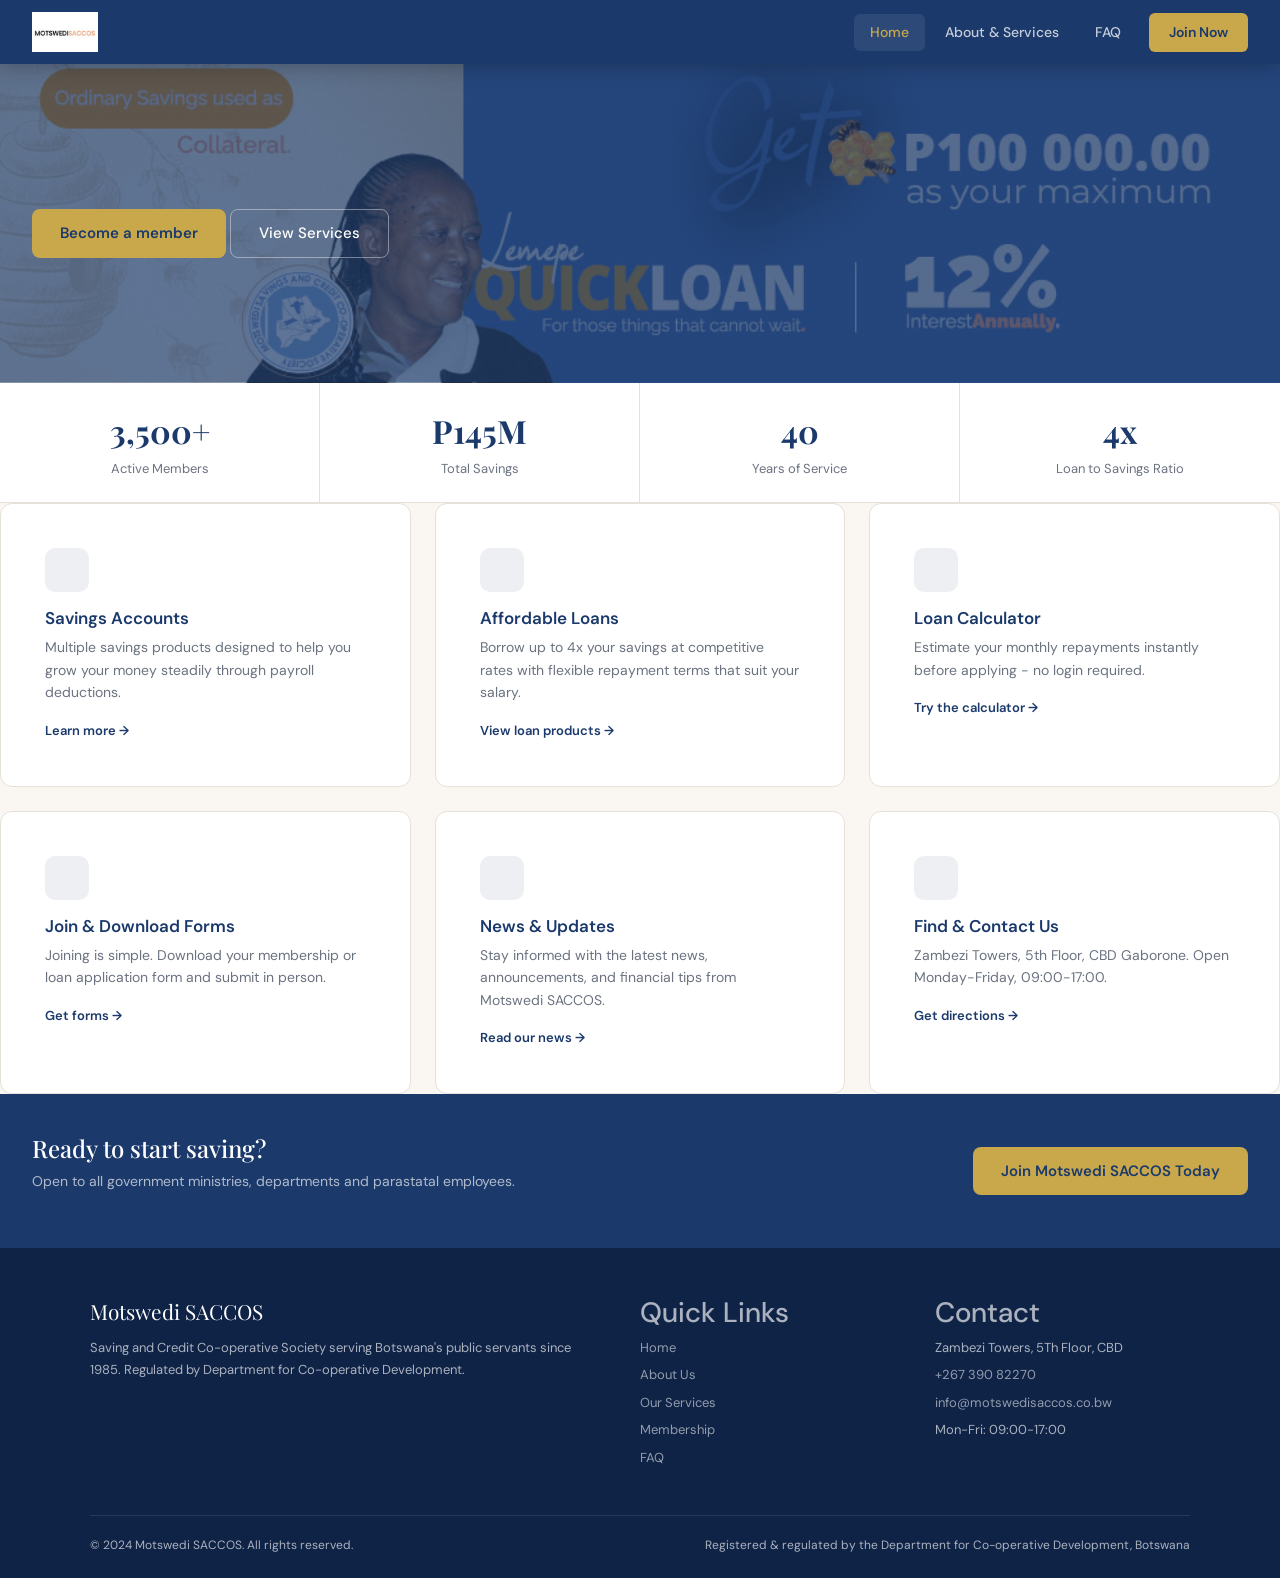
<file: index.html>
<!DOCTYPE html>
<html lang="en">
<head>
    <meta charset="UTF-8">
    <meta name="viewport" content="width=device-width, initial-scale=1.0">
    <title>Motswedi SACCOS-Home</title>
    <link href="https://cdn.jsdelivr.net/npm/bootstrap@5.3.3/dist/css/bootstrap.min.css" rel="stylesheet">
    <link rel="stylesheet" href="style.css">
</head>
<body class="fade-in">
    <nav>
        <a class="nav-logo" href="index.html">
            <img src="images/logo.jpg" alt="Motswedi SACCOS Logo" class="nav-logo-img">
        </a>
         <button class="nav-toggle" aria-label="Toggle menu" aria-expanded="false">
           <span></span>
           <span></span>
           <span></span>
          </button>
        <div class="nav-links" id="nav-links">
          <a class="nav-btn active" href="index.html">Home</a>
          <a class="nav-btn" href="aboutservices.html">About &amp; Services</a>
          <a class="nav-btn" href="faq.html">FAQ</a>
          <a class="nav-cta" href="aboutservices.html#membership">Join Now</a>
        </div>  
    </nav>
    
    <div class="hero">
        <div class="hero-badge">
        </div>
        <div class="hero-buttons">
          <a class="btn-primary" href="aboutservices.html#membership">Become a member</a>
          <a class="btn-outline" href="aboutservices.html#services">View Services</a>
        </div>
    </div>

    <div class="stats">
        <div class="stat">
            <div class="stat-number">3,500+</div>
            <div class="stat-label">Active Members</div>
        </div>
        <div class="stat">
            <div class="stat-number">P145M</div>
            <div class="stat-label">Total Savings</div>
        </div>
        <div class="stat">
            <div class="stat-number">40</div>
            <div class="stat-label">Years of Service</div>
        </div>
        <div class="stat">
            <div class="stat-number">4x</div>
            <div class="stat-label">Loan to Savings Ratio</div>
        </div>
    </div>

   <div class="row g-4">
    <div class="col-12 col-md-6 col-lg-4">
        <a class="card h-100" href="aboutservices.html#services">
            <div class="card-body">
                <div class="card-icon"></div>
                <h3>Savings Accounts</h3>
                <p>Multiple savings products designed to help you grow your money steadily through payroll deductions.</p>
                <span class="card-link">Learn more</span>
            </div>
        </a>
    </div>
    <div class="col-12 col-md-6 col-lg-4">
        <a class="card h-100" href="aboutservices.html#services">
            <div class="card-body">
                <div class="card-icon"></div>
                <h3>Affordable Loans</h3>
                <p>Borrow up to 4x your savings at competitive rates with flexible repayment terms that suit your salary.</p>
                <span class="card-link">View loan products</span>
            </div>
        </a>
    </div>
    <div class="col-12 col-md-6 col-lg-4">
        <a class="card h-100" href="aboutservices.html#calculator">
            <div class="card-body">
                <div class="card-icon"></div>
                <h3>Loan Calculator</h3>
                <p>Estimate your monthly repayments instantly before applying - no login required.</p>
                <span class="card-link">Try the calculator</span>
            </div>
        </a>
    </div>
    <div class="col-12 col-md-6 col-lg-4">
        <a class="card h-100" href="aboutservices.html#membership">
            <div class="card-body">
                <div class="card-icon"></div>
                <h3>Join &amp; Download Forms</h3>
                <p>Joining is simple. Download your membership or loan application form and submit in person.</p>
                <span class="card-link">Get forms</span>
            </div>
        </a>
    </div>
    <div class="col-12 col-md-6 col-lg-4">
        <a class="card h-100" href="aboutservices.html#news">
            <div class="card-body">
                <div class="card-icon"></div>
                <h3>News &amp; Updates</h3>
                <p>Stay informed with the latest news, announcements, and financial tips from Motswedi SACCOS.</p>
                <span class="card-link">Read our news</span>
            </div>
        </a>
    </div>
    <div class="col-12 col-md-6 col-lg-4">
        <a class="card h-100" href="aboutservices.html#contact">
            <div class="card-body">
                <div class="card-icon"></div>
                <h3>Find &amp; Contact Us</h3>
                <p>Zambezi Towers, 5th Floor, CBD Gaborone. Open Monday-Friday, 09:00-17:00.</p>
                <span class="card-link">Get directions</span>
            </div>
        </a>
    </div>
    </div>

    <div class="cta-banner">
        <div>
            <h2>Ready to start saving?</h2>
            <p>Open to all government ministries, departments and parastatal employees.</p>
        </div>
        <a Class="btn-primary" href="aboutservices.html#membership">Join Motswedi SACCOS Today</a>
    </div>


    <footer>
        <div class="footer-grid">
            <div>
                <div class="footer-logo">Motswedi SACCOS</div>
                <p class="footer-tagline">Saving and Credit Co-operative Society serving Botswana's public servants since 1985. Regulated by Department for Co-operative Development.</P>
            </div>
            <div class="footer-col">
                <h3>Quick Links</h3>
                <a href="index.html">Home</a>
                <a href="aboutservices.html#who">About Us</a>
                <a href="aboutservices.html#services">Our Services</a>
                <a href="aboutservices.html#membership">Membership</a>
                <a href="faq.html">FAQ</a>
            </div>
            <div class="footer-col">
                <h3>Contact</h3>
                <a>Zambezi Towers, 5Th Floor, CBD</a>
                <a href="tel:+26739082270">+267 390 82270</a>
                <a href="mailto:info@motswedisaccos.co.bw">info@motswedisaccos.co.bw</a>
                <a>Mon-Fri: 09:00-17:00</a>
            </div>
        </div>
        <div class="footer-bottom">
            <span>&copy; 2024 Motswedi SACCOS. All rights reserved.</span>
            <span>Registered &amp; regulated by the Department for Co-operative Development, Botswana</span>
        </div>
    </footer>

    <div class="toast" id="toast"></div>
    <script src="https://cdn.jsdelivr.net/npm/bootstrap@5.3.3/dist/js/bootstrap.bundle.min.js"></script>
    <script>
        function showToast(msg) {
            const t = document.getElementById('toast');
            t.textContent ='✓' +msg;
            t.classList.add('show');
            setTimeout(() => t.classList.remove('show'), 3000)
        }
  const toggle = document.querySelector('.nav-toggle');
  const navLinks = document.getElementById('nav-links');

  toggle.addEventListener('click', () => {
    const isOpen = navLinks.classList.toggle('open');
    toggle.classList.toggle('open');
    toggle.setAttribute('aria-expanded', isOpen);
  });
  navLinks.querySelectorAll('a').forEach(link => {
    link.addEventListener('click', () => {
      navLinks.classList.remove('open');
      toggle.classList.remove('open');
      toggle.setAttribute('aria-expanded', false);
    });
  });
</script>
</body>
</html>
</file>
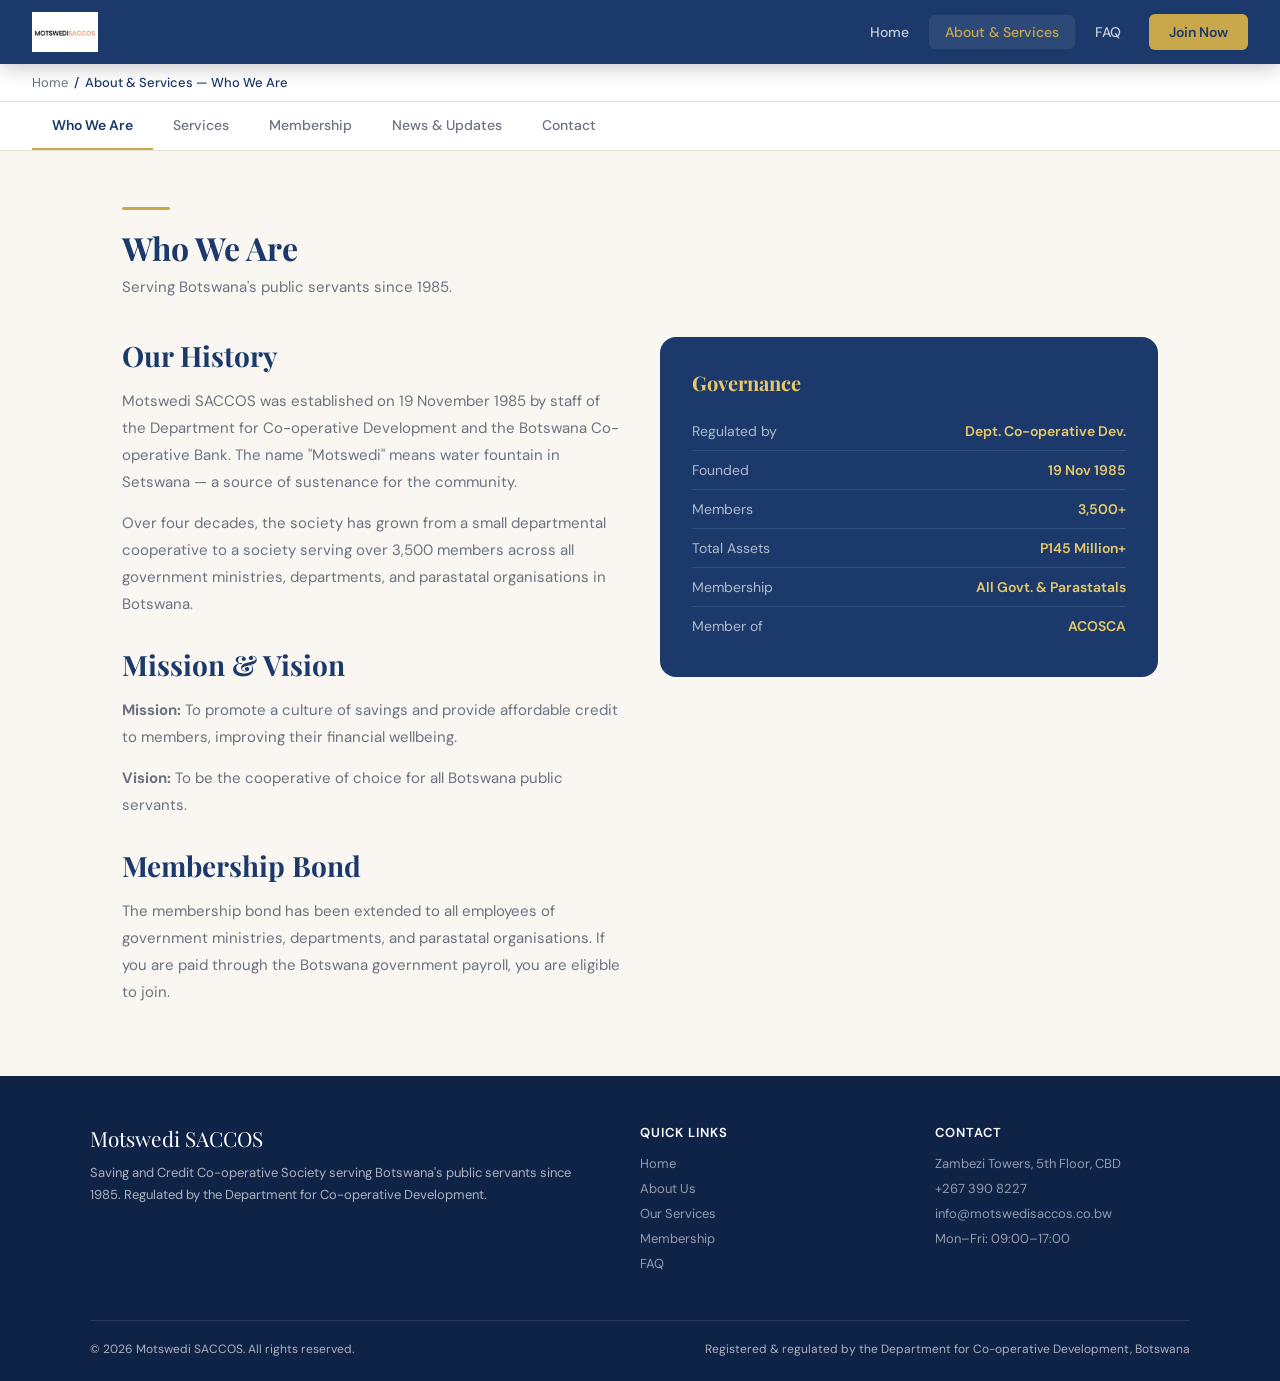
<file: aboutservices.html>
<!DOCTYPE html>
<html lang="en">
<head>
  <meta charset="UTF-8">
  <meta name="viewport" content="width=device-width, initial-scale=1.0">
  <title>About &amp; Services — Motswedi SACCOS</title>
  <link rel="stylesheet" href="style.css">
</head>
<body class="fade-in">
<nav>
  <a class="nav-logo" href="index.html">
    <img src="images/logo.jpg" alt="Motswedi SACCOS Logo" class="nav-logo-img">
  </a>
  <button class="nav-toggle" aria-label="Toggle menu" aria-expanded="false">
    <span></span>
    <span></span>
    <span></span>
  </button>
  <div class="nav-links" id="nav-links">
    <a class="nav-btn" href="index.html">Home</a>
    <a class="nav-btn active" href="aboutservices.html">About &amp; Services</a>
    <a class="nav-btn" href="faq.html">FAQ</a>
    <a class="nav-cta" href="#membership">Join Now</a>
  </div>
</nav>


<div class="breadcrumb">
  <a href="index.html">Home</a>
  <span class="breadcrumb-sep">/</span>
  <span id="breadcrumb-current">About &amp; Services</span>
</div>


<div class="as-nav">
  <button class="as-tab" id="tab-who"      onclick="openTab('who')">Who We Are</button>
  <button class="as-tab" id="tab-services" onclick="openTab('services')">Services</button>
  <button class="as-tab" id="tab-join"     onclick="openTab('join')">Membership</button>
  <button class="as-tab" id="tab-news"     onclick="openTab('news')">News &amp; Updates</button>
  <button class="as-tab" id="tab-contact"  onclick="openTab('contact')">Contact</button>
</div>


<div id="as-who" class="as-content">
  <div class="section">
    <div class="gold-line"></div>
    <h2 class="section-title">Who We Are</h2>
    <p class="section-sub">Serving Botswana's public servants since 1985.</p>
    <div class="info-grid">
      <div class="info-text">
        <h2>Our History</h2>
        <p>Motswedi SACCOS was established on 19 November 1985 by staff of the Department for Co-operative Development and the Botswana Co-operative Bank. The name "Motswedi" means water fountain in Setswana — a source of sustenance for the community.</p>
        <p>Over four decades, the society has grown from a small departmental cooperative to a society serving over 3,500 members across all government ministries, departments, and parastatal organisations in Botswana.</p>
        <h2 style="margin-top:28px;">Mission &amp; Vision</h2>
        <p><strong>Mission:</strong> To promote a culture of savings and provide affordable credit to members, improving their financial wellbeing.</p>
        <p><strong>Vision:</strong> To be the cooperative of choice for all Botswana public servants.</p>
        <h2 style="margin-top:28px;">Membership Bond</h2>
        <p>The membership bond has been extended to all employees of government ministries, departments, and parastatal organisations. If you are paid through the Botswana government payroll, you are eligible to join.</p>
      </div>
      <div>
        <div class="info-box">
          <h3>Governance</h3>
          <div class="info-row"><span>Regulated by</span><span>Dept. Co-operative Dev.</span></div>
          <div class="info-row"><span>Founded</span><span>19 Nov 1985</span></div>
          <div class="info-row"><span>Members</span><span>3,500+</span></div>
          <div class="info-row"><span>Total Assets</span><span>P145 Million+</span></div>
          <div class="info-row"><span>Membership</span><span>All Govt. &amp; Parastatals</span></div>
          <div class="info-row"><span>Member of</span><span>ACOSCA</span></div>
        </div>
      </div>
    </div>
  </div>
</div>


<div id="as-services" class="as-content">
  <div class="section" id="services">
    <div class="gold-line"></div>
    <h2 class="section-title">Our Services</h2>
    <p class="section-sub">Savings, loans, and share capital — built for public servants.</p>
    <div class="card-grid" style="margin-bottom:48px;">
      <div class="card card-static">
        <div class="card-icon"></div>
        <h3>Savings Accounts</h3>
        <p>Contribute monthly via payroll deduction. Earn competitive interest on your accumulated savings. Multiple product tiers available based on your contribution level.</p>
      </div>
      <div class="card card-static">
        <div class="card-icon"></div>
        <h3>Loan Products</h3>
        <p>Borrow up to 4x your savings. Personal loans and emergency loans available. Competitive interest rates lower than commercial banks, with straightforward repayment terms.</p>
      </div>
      <div class="card card-static">
        <div class="card-icon"></div>
        <h3>Share Capital</h3>
        <p>As a member-owned cooperative, you hold shares in Motswedi SACCOS. Shares grow in value and entitle you to a share of annual dividends declared at AGM.</p>
      </div>
    </div>

    <div class="gold-line" id="calculator"></div>
    <h2 class="section-title" style="margin-bottom:6px;">Loan Repayment Calculator</h2>
    <p class="section-sub">Estimate your monthly payment instantly — no account needed.</p>
    <div class="calc-wrap">
      <h3>Calculate Your Repayment</h3>
      <p>Enter your loan amount and term to see an estimated monthly repayment.</p>
      <div class="field">
        <label>Loan Amount (BWP)</label>
        <input type="number" id="loanAmt" value="10000" min="1000" oninput="calcLoan()">
      </div>
      <div class="field">
        <label>Repayment Period</label>
        <select id="loanTerm" onchange="calcLoan()">
          <option value="12">12 months</option>
          <option value="24" selected>24 months</option>
          <option value="36">36 months</option>
          <option value="48">48 months</option>
          <option value="60">60 months</option>
        </select>
      </div>
      <div class="calc-result">
        <div>
          <div class="calc-result-label">Estimated Monthly Repayment</div>
          <div style="font-size:11px;color:rgba(255,255,255,0.4);margin-top:2px;">At 12% p.a. indicative rate</div>
        </div>
        <div class="calc-result-value" id="calcResult">P 487</div>
      </div>
    </div>
  </div>
</div>

<!-- ── MEMBERSHIP ── -->
<div id="as-join" class="as-content">
  <div class="section" id="membership">
    <div class="gold-line"></div>
    <h2 class="section-title">Membership</h2>
    <p class="section-sub">Join in three simple steps. Open to all government and parastatal employees.</p>
    <div class="card-grid" style="margin-bottom:48px;">
      <div class="card card-static">
        <div class="card-icon"></div>
        <h3>Step 1 — Check Eligibility</h3>
        <p>You must be employed by a Botswana government ministry, department, or parastatal organisation and paid through the government payroll system.</p>
      </div>
      <div class="card card-static">
        <div class="card-icon"></div>
        <h3>Step 2 — Download &amp; Complete Form</h3>
        <p>Download the membership application form below, complete it with your personal and employment details, and attach a copy of your national ID and payslip.</p>
      </div>
      <div class="card card-static">
        <div class="card-icon"></div>
        <h3>Step 3 — Submit at the Office</h3>
        <p>Bring your completed form to Zambezi Towers, 5th Floor, CBD Gaborone, Monday–Friday 09:00–17:00. Processing takes 5–7 working days.</p>
      </div>
    </div>

    <div class="gold-line"></div>
    <h2 class="section-title" style="margin-bottom:6px;">Forms &amp; Downloads</h2>
    <p class="section-sub">Download, complete, and submit in person.</p>
    <div class="forms-list">
      <div class="form-item">
        <div class="form-icon"></div>
        <div class="form-info">
          <h4>Membership Application Form</h4>
          <p>For new members joining Motswedi SACCOS for the first time.</p>
        </div>
        <button class="form-dl" onclick="showToast('Membership form download started')">Download PDF</button>
      </div>
      <div class="form-item">
        <div class="form-icon"></div>
        <div class="form-info">
          <h4>Loan Application Form</h4>
          <p>For existing members applying for a personal or emergency loan.</p>
        </div>
        <button class="form-dl" onclick="showToast('Loan form download started')">Download PDF</button>
      </div>
      <div class="form-item">
        <div class="form-icon"></div>
        <div class="form-info">
          <h4>Monana Loan Form</h4>
          <p>Specialised loan product application for eligible members.</p>
        </div>
        <button class="form-dl" onclick="showToast('Monana loan form download started')">Download PDF</button>
      </div>
      <div class="form-item">
        <div class="form-icon"></div>
        <div class="form-info">
          <h4>CLP Refund Form</h4>
          <p>For members requesting a Credit Life Policy refund.</p>
        </div>
        <button class="form-dl" onclick="showToast('CLP refund form download started')">Download PDF</button>
      </div>
    </div>
  </div>
</div>


<div id="as-news" class="as-content">
  <div class="section" id="news">
    <div class="gold-line"></div>
    <h2 class="section-title">News &amp; Updates</h2>
    <p class="section-sub">Announcements, policy changes, and financial literacy resources.</p>
    <div class="news-list">
      <div class="news-item">
        <div class="news-date"><span class="day">13</span><span class="mon">Apr 2026</span></div>
        <div class="news-body">
          <h4>Group Funeral Scheme — Updating Process</h4>
          <p>Members are reminded to update their Group Funeral Scheme beneficiary details. Contact the office at 390 8227 / 350 0973 or visit in person.</p>
        </div>
      </div>
      <div class="news-item">
        <div class="news-date"><span class="day">01</span><span class="mon">Mar 2026</span></div>
        <div class="news-body">
          <h4>AGM Notice — Annual General Meeting 2026</h4>
          <p>The Annual General Meeting will be held on 15 May 2026 at 09:00. All members are encouraged to attend and participate in society governance decisions.</p>
        </div>
      </div>
      <div class="news-item">
        <div class="news-date"><span class="day">15</span><span class="mon">Jan 2026</span></div>
        <div class="news-body">
          <h4>Financial Literacy: Managing Debt on a Government Salary</h4>
          <p>Our latest article covers practical strategies for managing credit obligations, building emergency savings, and using cooperative benefits effectively.</p>
        </div>
      </div>
      <div class="news-item">
        <div class="news-date"><span class="day">10</span><span class="mon">Dec 2025</span></div>
        <div class="news-body">
          <h4>Membership Bond Extended to All Parastatals</h4>
          <p>Motswedi SACCOS confirms that all employees from government ministries, departments, and parastatal organisations are now eligible to join.</p>
        </div>
      </div>
    </div>
  </div>
</div>


<div id="as-contact" class="as-content">
  <div class="section" id="contact">
    <div class="gold-line"></div>
    <h2 class="section-title">Contact Us</h2>
    <p class="section-sub">We are here Monday to Friday, 09:00–17:00.</p>
    <div class="contact-grid">
      <div>
        <div class="contact-card" style="margin-bottom:16px;">
          <h4>Office Details</h4>
          <div class="contact-row"><div class="contact-row-icon"></div><div class="contact-row-text">Zambezi Towers, 5th Floor<br>Central Business District, Gaborone</div></div>
          <div class="contact-row"><div class="contact-row-icon"></div><div class="contact-row-text">+267 390 8227 / +267 350 0973<br>WhatsApp: +267 77 892 470</div></div>
          <div class="contact-row"><div class="contact-row-icon"></div><div class="contact-row-text">info@motswedisaccos.co.bw</div></div>
          <div class="contact-row"><div class="contact-row-icon"></div><div class="contact-row-text">Monday – Friday: 09:00 – 17:00<br>Weekends &amp; Public Holidays: Closed</div></div>
          <div class="contact-row"><div class="contact-row-icon"></div><div class="contact-row-text">P O Box 81027, Gaborone</div></div>
        </div>
        <div class="map-placeholder">Google Maps — Zambezi Towers, CBD Gaborone</div>
      </div>
      <div class="contact-card">
        <h4> Send Us a Message</h4>
        <div class="contact-form">
          <input type="text" placeholder="Your full name">
          <input type="email" placeholder="Email address">
          <input type="text" placeholder="Subject">
          <textarea placeholder="Your message..."></textarea>
          <button class="btn-primary" style="width:100%;" onclick="showToast('Message sent! We will respond within 2 business days.')">Send Message</button>
        </div>
      </div>
    </div>
  </div>
</div>


<footer>
  <div class="footer-grid">
    <div>
      <div class="footer-logo">Motswedi SACCOS</div>
      <p class="footer-tagline">Saving and Credit Co-operative Society serving Botswana's public servants since 1985. Regulated by the Department for Co-operative Development.</p>
    </div>
    <div class="footer-col">
      <h5>Quick Links</h5>
      <a href="index.html">Home</a>
      <a href="#who" onclick="openTab('who')">About Us</a>
      <a href="#services" onclick="openTab('services')">Our Services</a>
      <a href="#membership" onclick="openTab('join')">Membership</a>
      <a href="faq.html">FAQ</a>
    </div>
    <div class="footer-col">
      <h5>Contact</h5>
      <a>Zambezi Towers, 5th Floor, CBD</a>
      <a href="tel:+26739082270">+267 390 8227</a>
      <a href="mailto:info@motswedisaccos.co.bw">info@motswedisaccos.co.bw</a>
      <a>Mon–Fri: 09:00–17:00</a>
    </div>
  </div>
  <div class="footer-bottom">
    <span>© 2026 Motswedi SACCOS. All rights reserved.</span>
    <span>Registered &amp; regulated by the Department for Co-operative Development, Botswana</span>
  </div>
</footer>

<div class="toast" id="toast"></div>

<script>


  const tabs = { who:'Who We Are', services:'Services', join:'Membership', news:'News & Updates', contact:'Contact' };

  function openTab(name) {
    document.querySelectorAll('.as-tab').forEach(t => t.classList.remove('active'));
    document.querySelectorAll('.as-content').forEach(c => c.classList.remove('active'));
    document.getElementById('tab-' + name).classList.add('active');
    document.getElementById('as-' + name).classList.add('active');
    document.getElementById('breadcrumb-current').textContent = 'About & Services — ' + (tabs[name] || '');
    window.scrollTo({ top: 80, behavior: 'smooth' });
  }


  const hashMap = { '#who':'who', '#services':'services', '#calculator':'services', '#membership':'join', '#news':'news', '#contact':'contact' };
  const startTab = hashMap[window.location.hash] || 'who';
  openTab(startTab);


  function calcLoan() {
    const amt = parseFloat(document.getElementById('loanAmt').value) || 0;
    const term = parseInt(document.getElementById('loanTerm').value);
    const rate = 0.12 / 12;
    let monthly = 0;
    if (rate > 0 && term > 0 && amt > 0) {
      monthly = amt * rate * Math.pow(1+rate, term) / (Math.pow(1+rate, term) - 1);
    }
    document.getElementById('calcResult').textContent = 'P ' + monthly.toFixed(0).replace(/\B(?=(\d{3})+(?!\d))/g, ',');
  }
  calcLoan();


  function showToast(msg) {
    const t = document.getElementById('toast');
    t.textContent = '✓ ' + msg;
    t.classList.add('show');
    setTimeout(() => t.classList.remove('show'), 3000);
  }
  const toggle = document.querySelector('.nav-toggle');
  const navLinks = document.getElementById('nav-links');

  toggle.addEventListener('click', () => {
    const isOpen = navLinks.classList.toggle('open');
    toggle.classList.toggle('open');
    toggle.setAttribute('aria-expanded', isOpen);
  });
  
  navLinks.querySelectorAll('a').forEach(link => {
    link.addEventListener('click', () => {
      navLinks.classList.remove('open');
      toggle.classList.remove('open');
      toggle.setAttribute('aria-expanded', false);
    });
  });
</script>
</body>
</html>
</file>
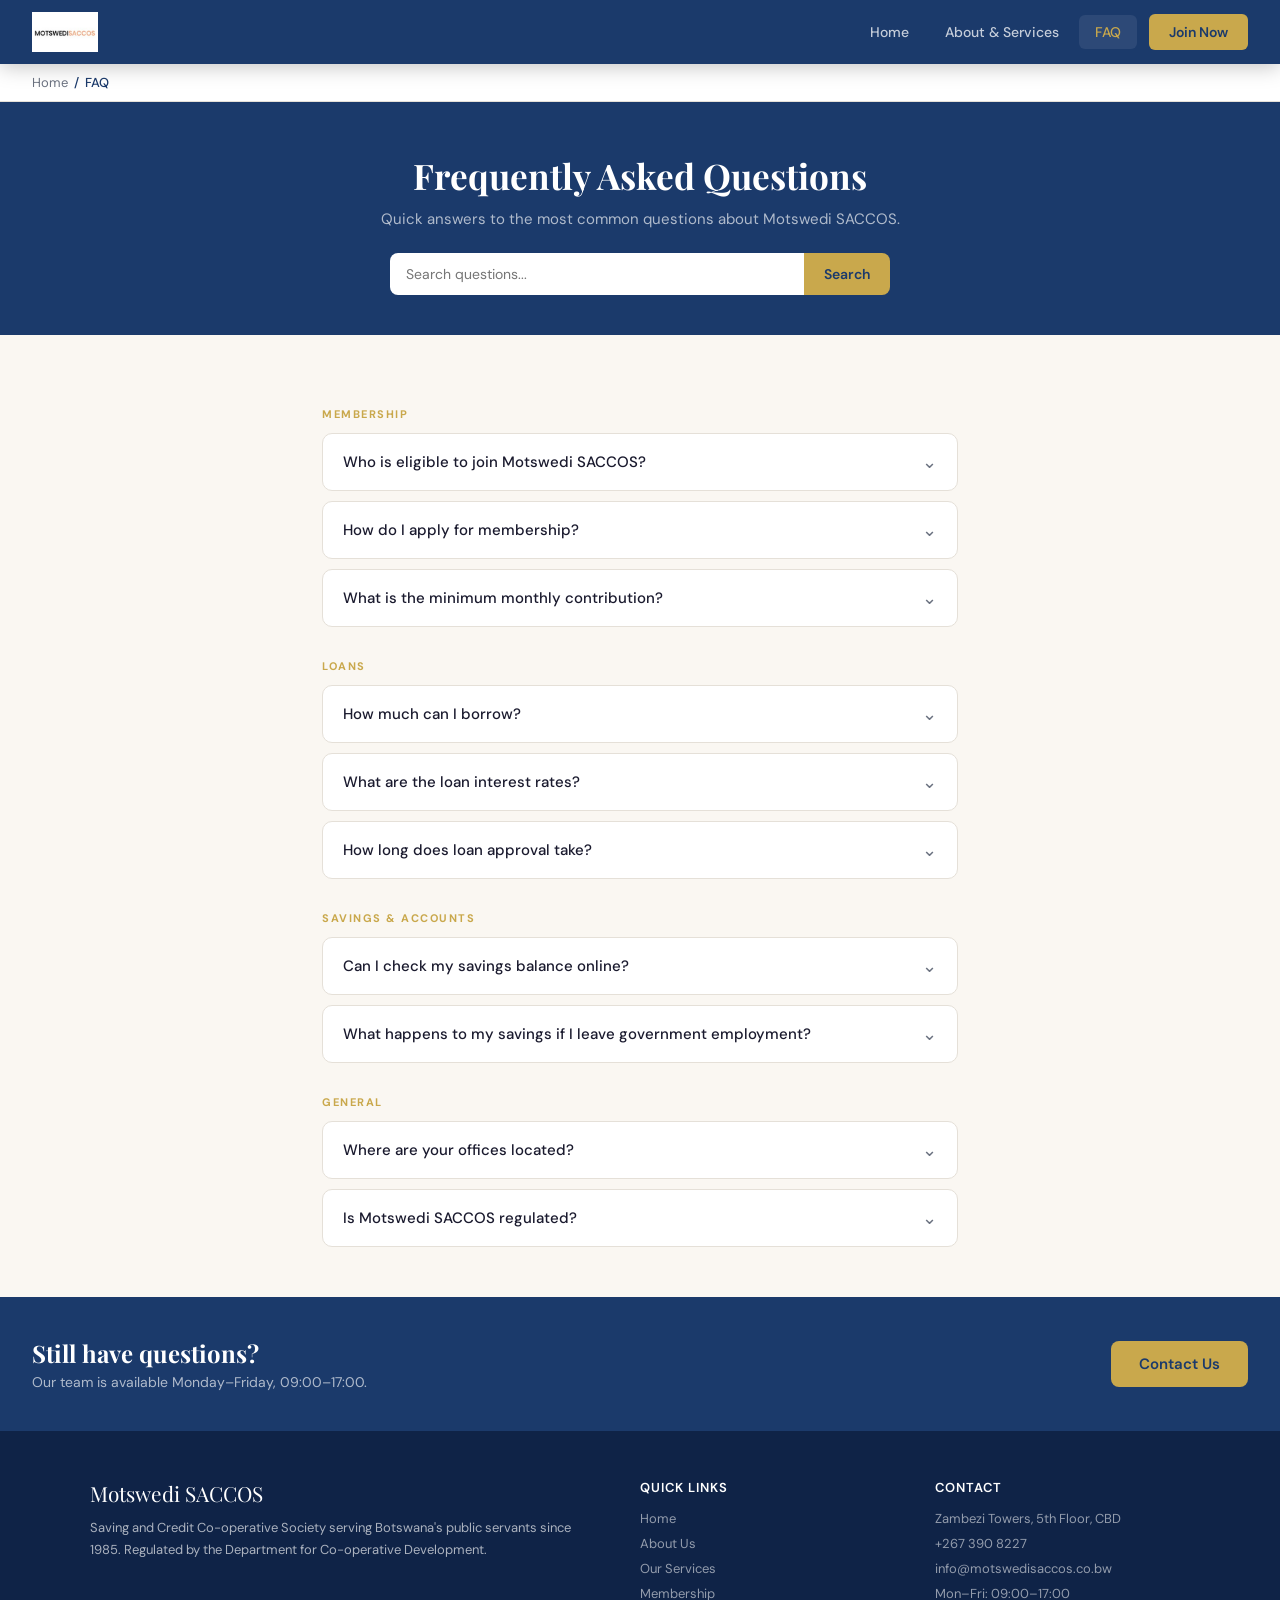
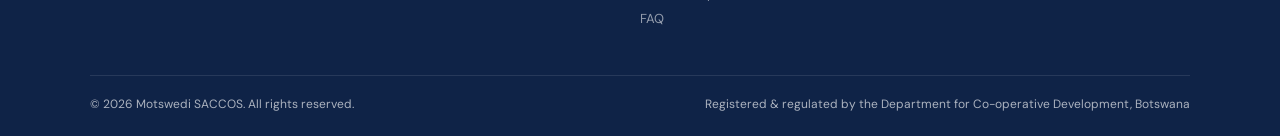
<file: faq.html>
<!DOCTYPE html>
<html lang="en">
<head>
  <meta charset="UTF-8">
  <meta name="viewport" content="width=device-width, initial-scale=1.0">
  <title>FAQ — Motswedi SACCOS</title>
  <link rel="stylesheet" href="style.css">
</head>
<body class="fade-in">

<nav>
  <a class="nav-logo" href="index.html">
    <img src="images/logo.jpg" alt="Motswedi SACCOS Logo" class="nav-logo-img">
  </a>
  <button class="nav-toggle" aria-label="Toggle menu" aria-expanded="false">
    <span></span>
    <span></span>
    <span></span>
  </button>
  <div class="nav-links" id="nav-links">
    <a class="nav-btn" href="index.html">Home</a>
    <a class="nav-btn" href="aboutservices.html">About &amp; Services</a>
    <a class="nav-btn active" href="faq.html">FAQ</a>
    <a class="nav-cta" href="aboutservices.html#membership">Join Now</a>
  </div>
</nav>


<div class="breadcrumb">
  <a href="index.html">Home</a>
  <span class="breadcrumb-sep">/</span>
  <span>FAQ</span>
</div>


<div class="faq-hero">
  <h1>Frequently Asked Questions</h1>
  <p>Quick answers to the most common questions about Motswedi SACCOS.</p>
  <div class="faq-search">
    <input type="text" id="faqSearch" placeholder="Search questions..." oninput="filterFaq(this.value)">
    <button onclick="filterFaq(document.getElementById('faqSearch').value)">Search</button>
  </div>
</div>


<div class="faq-list">

  <div class="faq-cat" data-cat>Membership</div>
  <div class="faq-item" data-q="Who is eligible to join Motswedi SACCOS">
    <button class="faq-q" onclick="toggleFaq(this)">Who is eligible to join Motswedi SACCOS? <span class="faq-chevron">⌄</span></button>
    <div class="faq-a">All employees of Botswana government ministries, departments, and parastatal organisations who are paid through the government payroll system are eligible to join. There is no minimum service period required.</div>
  </div>
  <div class="faq-item" data-q="How do I apply for membership">
    <button class="faq-q" onclick="toggleFaq(this)">How do I apply for membership? <span class="faq-chevron">⌄</span></button>
    <div class="faq-a">Download the Membership Application Form from our <a href="aboutservices.html#membership">Membership page</a>, complete it, and submit it in person at Zambezi Towers, 5th Floor, CBD Gaborone with a copy of your national ID and latest payslip. Processing takes 5–7 working days.</div>
  </div>
  <div class="faq-item" data-q="minimum monthly contribution savings">
    <button class="faq-q" onclick="toggleFaq(this)">What is the minimum monthly contribution? <span class="faq-chevron">⌄</span></button>
    <div class="faq-a">The minimum monthly savings contribution is P50, deducted directly from your salary through the government payroll system. You can choose to contribute more to build your savings faster.</div>
  </div>

  <div class="faq-cat" data-cat>Loans</div>
  <div class="faq-item" data-q="How much can I borrow loan amount">
    <button class="faq-q" onclick="toggleFaq(this)">How much can I borrow? <span class="faq-chevron">⌄</span></button>
    <div class="faq-a">Members qualify for loans of up to four times their accumulated savings. For example, if you have saved P10,000, you can apply for a loan of up to P40,000, subject to your repayment capacity.</div>
  </div>
  <div class="faq-item" data-q="loan interest rates">
    <button class="faq-q" onclick="toggleFaq(this)">What are the loan interest rates? <span class="faq-chevron">⌄</span></button>
    <div class="faq-a">Motswedi SACCOS offers competitive interest rates significantly lower than commercial banks. The exact rate will be confirmed upon application. Use our <a href="aboutservices.html#calculator">Loan Calculator</a> under Services for an estimate.</div>
  </div>
  <div class="faq-item" data-q="loan approval processing time">
    <button class="faq-q" onclick="toggleFaq(this)">How long does loan approval take? <span class="faq-chevron">⌄</span></button>
    <div class="faq-a">Loan applications are typically processed within 5–10 working days, provided all required documentation is submitted correctly. Emergency loans may be processed faster at the discretion of management.</div>
  </div>

  <div class="faq-cat" data-cat>Savings &amp; Accounts</div>
  <div class="faq-item" data-q="check savings balance online statement">
    <button class="faq-q" onclick="toggleFaq(this)">Can I check my savings balance online? <span class="faq-chevron">⌄</span></button>
    <div class="faq-a">Monthly statements are sent via email to registered members. You can also contact the office directly at +267 390 8227 to request your current savings balance, or visit in person during office hours.</div>
  </div>
  <div class="faq-item" data-q="savings leave government employment resign">
    <button class="faq-q" onclick="toggleFaq(this)">What happens to my savings if I leave government employment? <span class="faq-chevron">⌄</span></button>
    <div class="faq-a">Members who resign from government service retain their membership as long as any outstanding loans are being serviced. Savings can be maintained or withdrawn subject to the society's rules. Contact the office for guidance specific to your situation.</div>
  </div>

  <div class="faq-cat" data-cat>General</div>
  <div class="faq-item" data-q="offices located address Gaborone">
    <button class="faq-q" onclick="toggleFaq(this)">Where are your offices located? <span class="faq-chevron">⌄</span></button>
    <div class="faq-a">We are located at Zambezi Towers, 5th Floor, Central Business District, Gaborone. We are open Monday to Friday, 09:00–17:00. Contact us at +267 390 8227 or info@motswedisaccos.co.bw.</div>
  </div>
  <div class="faq-item" data-q="regulated NBFIRA cooperative development">
    <button class="faq-q" onclick="toggleFaq(this)">Is Motswedi SACCOS regulated? <span class="faq-chevron">⌄</span></button>
    <div class="faq-a">Yes. Motswedi SACCOS is registered and regulated by the Department for Co-operative Development in Botswana, which oversees its operations, investment options, and governance structures. The society is also a member of the African Confederation of Savings and Credit Associations (ACOSCA).</div>
  </div>

  <div id="no-results" style="display:none; text-align:center; padding:40px; color:var(--muted); font-size:15px;">
    No questions match your search. Try a different keyword or <a href="aboutservices.html#contact" style="color:var(--navy);">contact us directly</a>.
  </div>

</div>


<div class="cta-banner" style="margin-top:0;">
  <div>
    <h2>Still have questions?</h2>
    <p>Our team is available Monday–Friday, 09:00–17:00.</p>
  </div>
  <a class="btn-primary" href="aboutservices.html#contact">Contact Us</a>
</div>


<footer>
  <div class="footer-grid">
    <div>
      <div class="footer-logo">Motswedi SACCOS</div>
      <p class="footer-tagline">Saving and Credit Co-operative Society serving Botswana's public servants since 1985. Regulated by the Department for Co-operative Development.</p>
    </div>
    <div class="footer-col">
      <h5>Quick Links</h5>
      <a href="index.html">Home</a>
      <a href="aboutservices.html#who">About Us</a>
      <a href="aboutservices.html#services">Our Services</a>
      <a href="aboutservices.html#membership">Membership</a>
      <a href="faq.html">FAQ</a>
    </div>
    <div class="footer-col">
      <h5>Contact</h5>
      <a>Zambezi Towers, 5th Floor, CBD</a>
      <a href="tel:+26739082270">+267 390 8227</a>
      <a href="mailto:info@motswedisaccos.co.bw">info@motswedisaccos.co.bw</a>
      <a>Mon–Fri: 09:00–17:00</a>
    </div>
  </div>
  <div class="footer-bottom">
    <span>© 2026 Motswedi SACCOS. All rights reserved.</span>
    <span>Registered &amp; regulated by the Department for Co-operative Development, Botswana</span>
  </div>
</footer>

<script>
  function toggleFaq(btn) {
    const ans = btn.nextElementSibling;
    const isOpen = ans.classList.contains('open');
    document.querySelectorAll('.faq-a').forEach(a => a.classList.remove('open'));
    document.querySelectorAll('.faq-q').forEach(q => q.classList.remove('open'));
    if (!isOpen) {
      ans.classList.add('open');
      btn.classList.add('open');
    }
  }


  function filterFaq(query) {
    const q = query.toLowerCase().trim();
    const items = document.querySelectorAll('.faq-item');
    const cats = document.querySelectorAll('.faq-cat');
    let visibleCount = 0;

    items.forEach(item => {
      const text = (item.dataset.q || '') + ' ' + item.textContent;
      const match = !q || text.toLowerCase().includes(q);
      item.style.display = match ? '' : 'none';
      if (match) visibleCount++;
    });

  
    
    cats.forEach(cat => {
      let next = cat.nextElementSibling;
      let hasVisible = false;
      while (next && !next.hasAttribute('data-cat')) {
        if (next.style.display !== 'none') hasVisible = true;
        next = next.nextElementSibling;
      }
      cat.style.display = hasVisible ? '' : 'none';
    });

    document.getElementById('no-results').style.display = visibleCount === 0 ? 'block' : 'none';
  }
  const toggle = document.querySelector('.nav-toggle');
  const navLinks = document.getElementById('nav-links');

  toggle.addEventListener('click', () => {
    const isOpen = navLinks.classList.toggle('open');
    toggle.classList.toggle('open');
    toggle.setAttribute('aria-expanded', isOpen);
  });
  
  navLinks.querySelectorAll('a').forEach(link => {
    link.addEventListener('click', () => {
      navLinks.classList.remove('open');
      toggle.classList.remove('open');
      toggle.setAttribute('aria-expanded', false);
    });
  });
</script>
</body>
</html>
</file>
<file: style.css>
@import url('https://fonts.googleapis.com/css2?family=Playfair+Display:wght@600;700&family=DM+Sans:wght@300;400;500;600&display=swap');

:root {
  --navy: #1B3A6B;
  --navy-dark: #0F2347;
  --gold: #C9A84C;
  --gold-light: #E8C96A;
  --cream: #FAF7F2;
  --white: #FFFFFF;
  --text: #1a1a2e;
  --muted: #6B7280;
  --border: #E5E0D8;
  --success: #0F6E56;
}

*, *::before, *::after { 
  box-sizing: border-box; 
  margin: 0; 
  padding: 0; 
}

body {
  font-family: 'DM Sans', sans-serif;
  background: var(--cream);
  color: var(--text);
  overflow-x: hidden;
}


nav {
  position: sticky; top: 0; z-index: 100;
  background: var(--navy);
  display: flex; 
  align-items: center; 
  justify-content: space-between;
  padding: 0 2rem; 
  height: 64px;
  box-shadow: 0 2px 20px rgba(0,0,0,0.25);
}

.nav-logo {
  display: flex; 
  align-items: center; 
  gap: 10px; 
  text-decoration: none;
}

.nav-logo-img {
  height: 40px;
  width: auto;
  display: block;
  object-fit: contain;
}

.nav-logo-mark {
  width: 36px; 
  height: 36px; 
  border-radius: 50%;
  background: var(--gold);
  display: flex; 
  align-items: center; 
  justify-content: center;
  font-family: 'Playfair Display', serif;
  font-size: 16px; 
  font-weight: 700; 
  color: var(--navy);
}

.nav-logo-text {
  font-family: 'Playfair Display', serif;
  font-size: 18px; 
  font-weight: 600; 
  color: var(--white);
  letter-spacing: 0.3px;
}

.nav-toggle {
  display: none;
  flex-direction: column;
  gap: 5px;
  background: none;
  border: none;
  cursor: pointer;
  padding: 4px;
}

.nav-toggle span {
  display: block;
  width: 25px;
  height: 3px;
  background-color: white; 
  border-radius: 3px;
  transition: transform 0.3s, opacity 0.3s;
}

.nav-links {
  display: flex;
  flex-direction: row;
  align-items: center;
  gap: 4px;
}
.nav-links.open {
  display: flex;
}

.nav-btn {
  background: none; 
  border: none; 
  cursor: pointer;
  font-family: 'DM Sans', sans-serif;
  font-size: 14px; 
  font-weight: 500;
  color: rgba(255,255,255,0.75);
  padding: 8px 16px;
  border-radius: 6px;
  transition: all 0.2s; 
  text-decoration: none;
  display: inline-flex; 
  align-items: center;
}

.nav-btn:hover { 
  color: var(--white); 
  background: rgba(255,255,255,0.1); 
}

.nav-btn.active { 
  color: var(--gold); 
  background: rgba(255,255,255,0.08); 
}

.nav-cta {
  background: var(--gold); color: var(--navy);
  font-weight: 600; 
  border: none;
  padding: 9px 20px; 
  border-radius: 6px;
  font-family: 'DM Sans', sans-serif; 
  font-size: 14px;
  transition: all 0.2s; 
  margin-left: 8px;
  text-decoration: none; 
  display: inline-flex; 
  align-items: center;
}

.nav-cta:hover { 
  background: var(--gold-light); 
}


.hero-badge {
  display: flex;
  justify-content: center;
  margin-bottom: 20px;
}

.hero-badge-img {
  width: 320px;
  height: 150px;
  object-fit: contain;
  border-radius: 8px;
}
.hero{
  background: linear-gradient(rgba(27, 58, 107, 0.7), rgba(27, 58, 107, 0.7)),  url('images/banner.jpeg.jfif'); 
  background-size: cover;
  background-position: center;
  background-repeat: no-repeat;
  display: flex;
  flex-direction: column;
  padding: 125px 2rem;
}


.breadcrumb {
  background: var(--white);
  padding: 10px 2rem;
  font-size: 13px; color: var(--muted);
  border-bottom: 1px solid var(--border);
  display: flex; 
  align-items: center; 
  gap: 6px;
}

.breadcrumb a { 
  color: var(--muted); 
  text-decoration: none; 
}

.breadcrumb a:hover { 
  color: var(--navy); 
}

.breadcrumb span { 
  color: var(--navy); 
  font-weight: 500; 
}
.breadcrumb-sep { 
  color: var(--border); 
}


@keyframes fadeIn { 
  from { 
    opacity:0; 
    transform:translateY(8px); 
  } 
  to { 
    opacity:1; 
    transform:translateY(0); 
  } 
}
.fade-in { 
  animation: fadeIn 0.4s ease; 
}


.btn-primary {
  background: var(--gold); 
  color: var(--navy);
  border: none; 
  cursor: pointer;
  font-family: 'DM Sans', sans-serif; 
  font-weight: 600;
  font-size: 15px; 
  padding: 13px 28px; 
  border-radius: 8px;
  transition: all 0.2s; 
  text-decoration: none;
  display: inline-flex; 
  align-items: center;
}

.btn-primary:hover { 
  background: var(--gold-light); 
  transform: translateY(-1px); 
}

.btn-outline {
  background: transparent; 
  color: var(--white);
  border: 1.5px solid rgba(255,255,255,0.4); 
  cursor: pointer;
  font-family: 'DM Sans', sans-serif; 
  font-weight: 500;
  font-size: 15px; 
  padding: 12px 28px; 
  border-radius: 8px;
  transition: all 0.2s; 
  text-decoration: none;
  display: inline-flex; 
  align-items: center;
}

.btn-outline:hover { 
  border-color: var(--white); 
  background: rgba(255,255,255,0.08); 
}


.section { 
  padding: 56px 2rem; 
  max-width: 1100px; 
  margin: 0 auto; 
}

.section-title {
  font-family: 'Playfair Display', serif;
  font-size: 2rem; color: var(--navy); 
  margin-bottom: 8px;
}

.section-sub { 
  color: var(--muted); 
  font-size: 15px; 
  margin-bottom: 40px; 
}

.gold-line { 
  width: 48px; 
  height: 3px; 
  background: var(--gold); 
  border-radius: 2px; 
  margin-bottom: 16px; 
}


.card-grid { display: grid; 
  grid-template-columns: repeat(auto-fit, minmax(280px, 1fr)); 
  gap: 20px; 
}

.card {
  background: var(--white);
  border: 1px solid var(--border);
  border-radius: 12px; 
  padding: 28px;
  transition: all 0.25s;
  position: relative; 
  overflow: hidden;
  text-decoration: none; 
  color: inherit; 
  display: block;
}

.card::before {
  content: ''; 
  position: absolute; 
  top: 0; 
  left: 0; 
  right: 0; 
  height: 3px;
  background: var(--gold); 
  transform: scaleX(0); 
  transform-origin: left;
  transition: transform 0.3s;
}

.card:hover { 
  transform: translateY(-4px); 
  box-shadow: 0 12px 40px rgba(27,58,107,0.12); 
}

.card:hover::before { 
  transform: scaleX(1); 
}

.card-icon {
  width: 44px; 
  height: 44px; 
  border-radius: 10px;
  background: rgba(27,58,107,0.08);
  display: flex; 
  align-items: center; 
  justify-content: center;
  font-size: 20px; 
  margin-bottom: 16px;
}

.card h3 { font-size: 17px; 
  font-weight: 600; 
  color: var(--navy); 
  margin-bottom: 8px; 
}

.card p { font-size: 14px; 
  color: var(--muted); 
  line-height: 1.6; 
  margin-bottom: 14px; 
}

.card-link { 
  font-size: 13px; 
  font-weight: 600; 
  color: var(--navy); 
}

.card-link::after { 
  content: ' →'; 
}

.card-static { 
  cursor: default; 
}

.card-static:hover { 
  transform: none; 
  box-shadow: none;
 }

.card-static:hover::before { 
  transform: scaleX(0); 
}


.cta-banner {
  background: var(--navy);
  padding: 40px 2rem;
  display: flex; 
  align-items: center; 
  justify-content: space-between;
  flex-wrap: wrap; 
  gap: 20px;
}

.cta-banner h2 {
  font-family: 'Playfair Display', serif;
  color: var(--white); 
  font-size: 1.5rem;
}

.cta-banner p { 
  color: rgba(255,255,255,0.65); 
  font-size: 14px; 
  margin-top: 4px; 
}


.stats {
  background: var(--white);
  display: grid; 
  grid-template-columns: repeat(auto-fit, minmax(160px, 1fr));
  border-bottom: 1px solid var(--border);
}

.stat {
  padding: 24px 20px; 
  text-align: center;
  border-right: 1px solid var(--border);
}

.stat:last-child { 
  border-right: none; 
}

.stat-number {
  font-family: 'Playfair Display', serif;
  font-size: 2rem; font-weight: 700; color: var(--navy);
}

.stat-label { 
  font-size: 13px; 
  color: var(--muted); 
  margin-top: 4px; 
}


.info-grid { 
  display: grid; 
  grid-template-columns: 1fr 1fr; 
  gap: 40px; 
  align-items: start; 
}

.info-text h2 { 
  font-family:'Playfair Display',serif; 
  font-size:1.75rem; 
  color:var(--navy); 
  margin-bottom:14px; 
}

.info-text p { 
  color:var(--muted); 
  line-height:1.8; 
  font-size:15px; 
  margin-bottom:14px; 
}

.info-box { 
  background: var(--navy); 
  border-radius: 16px; 
  padding: 32px; 
  color: var(--white); 
}

.info-box h3 { 
  font-family:'Playfair Display',serif; 
  font-size:1.25rem; 
  color:var(--gold-light); 
  margin-bottom:16px; 
}

.info-row { 
  display:flex; 
  justify-content:space-between; 
  padding:10px 0; 
  border-bottom:1px solid rgba(255,255,255,0.1); 
  font-size:14px; 
}

.info-row:last-child { 
  border-bottom:none; 
}

.info-row span:first-child { 
  color:rgba(255,255,255,0.65); 
}

.info-row span:last-child { 
  font-weight:600; 
  color:var(--gold-light); 
}


.as-nav {
  background: var(--white);
  border-bottom: 1px solid var(--border);
  display: flex; 
  gap: 0; 
  overflow-x: auto;
  padding: 0 2rem;
}

.as-tab {
  padding: 14px 20px;
  font-size: 14px; 
  font-weight: 500;
  color: var(--muted); 
  cursor: pointer;
  border-bottom: 2.5px solid transparent;
  white-space: nowrap; 
  transition: all 0.2s;
  background: none; 
  border-top: none; 
  border-left: none; 
  border-right: none;
  font-family: 'DM Sans', sans-serif;
}

.as-tab:hover { 
  color: var(--navy); 
}

.as-tab.active { 
  color: var(--navy); 
  border-bottom-color: var(--gold); 
  font-weight: 600; 
}
.as-content { 
  display: none; 
}
.as-content.active { 
  display: block; 
  animation: fadeIn 0.3s ease; 
}


.calc-wrap {
  background: var(--white); 
  border-radius: 16px;
  padding: 36px; 
  border: 1px solid var(--border);
  max-width: 560px;
}

.calc-wrap h3 { 
  font-family:'Playfair Display',serif; 
  color:var(--navy); 
  font-size:1.4rem; 
  margin-bottom:6px; 
}

.calc-wrap p { 
  color:var(--muted); 
  font-size:14px; 
  margin-bottom:28px; 
}

.field { 
  margin-bottom: 20px; 
}

.field label { 
  display:block; 
  font-size:13px; 
  font-weight:600; 
  color:var(--navy); 
  margin-bottom:6px; 
  text-transform:uppercase; 
  letter-spacing:0.5px; 
}

.field input, .field select {
  width: 100%; 
  padding: 12px 14px;
  border: 1.5px solid var(--border); 
  border-radius: 8px;
  font-family:'DM Sans',sans-serif; 
  font-size:15px;
  color: var(--text); 
  background: var(--cream);
  transition: border-color 0.2s; 
  outline: none;
}

.field input:focus, .field select:focus { 
  border-color: var(--navy); 
}

.calc-result {
  background: var(--navy); 
  border-radius: 10px;
  padding: 20px 24px; 
  margin-top: 24px;
  display: flex; 
  justify-content: space-between; 
  align-items: center;
}

.calc-result-label { 
  color: rgba(255,255,255,0.7); 
  font-size: 14px; 
}

.calc-result-value { 
  font-family:'Playfair Display',serif; 
  font-size:1.8rem; 
  color:var(--gold-light); 
  font-weight:700; 
}


.forms-list { 
  display:flex; 
  flex-direction:column; 
  gap:12px; 
}

.form-item {
  background:var(--white); 
  border:1px solid var(--border);
  border-radius:10px; 
  padding:18px 20px;
  display:flex; 
  align-items:center; 
  gap:16px;
  transition: box-shadow 0.2s;
}

.form-item:hover { 
  box-shadow: 0 4px 16px rgba(27,58,107,0.1); 
}

.form-icon { 
  font-size:24px; 
  flex-shrink:0; 
}

.form-info h4 { 
  font-size:15px; 
  font-weight:600; 
  color:var(--navy); 
}

.form-info p { 
  font-size:13px; 
  color:var(--muted); 
  margin-top:2px; 
}

.form-dl {
  margin-left:auto; 
  background:var(--navy); 
  color:var(--white);
  border:none; 
  cursor:pointer; 
  padding:8px 16px;
  border-radius:6px; 
  font-size:13px; 
  font-weight:500;
  font-family:'DM Sans',sans-serif; 
  white-space:nowrap;
  transition: background 0.2s;
}

.form-dl:hover { 
  background:var(--gold); 
  color:var(--navy); 
}


.contact-grid { 
  display:grid; 
  grid-template-columns:1fr 1fr; 
  gap:32px; 
}

.contact-card { 
  background:var(--white); 
  border:1px solid var(--border); 
  border-radius:12px; 
  padding:28px; 
}

.contact-card h4 { 
  font-size:16px; 
  font-weight:600; 
  color:var(--navy); 
  margin-bottom:16px; 
  display:flex; 
  align-items:center; 
  gap:8px; 
}

.contact-row { 
  display:flex; 
  gap:12px; 
  align-items:flex-start; 
  margin-bottom:12px; 
  font-size:14px; 
}

.contact-row-icon { 
  font-size:16px; 
  flex-shrink:0; 
  margin-top:1px; 
}

.contact-row-text { 
  color:var(--muted); 
  line-height:1.5; 
}

.contact-form input, .contact-form textarea {
  width:100%; 
  padding:11px 14px;
  border:1.5px solid var(--border); 
  border-radius:8px;
  font-family:'DM Sans',sans-serif; 
  font-size:14px;
  background:var(--cream); 
  outline:none; 
  margin-bottom:12px;
  transition:border-color 0.2s;
}

.contact-form input:focus, .contact-form textarea:focus { 
  border-color:var(--navy); 
}
.contact-form textarea { 
  resize:vertical; 
  height:100px; 
}

.map-placeholder {
  background: linear-gradient(135deg, #e8eef7, #d0ddf0);
  border-radius:10px; 
  height:180px;
  display:flex; 
  align-items:center; 
  justify-content:center;
  color:var(--navy); 
  font-size:14px; 
  font-weight:500;
  border:1px dashed #aab8d0; 
  margin-top:8px;
}


.news-list { 
  display:flex; 
  flex-direction:column; 
  gap:16px; 
}

.news-item { 
  background:var(--white); 
  border:1px solid var(--border); 
  border-radius:10px; 
  padding:20px 24px; 
  display:flex; 
  gap:20px; 
  align-items:flex-start; 
}

.news-date { 
  background:var(--navy); 
  color:var(--white); 
  border-radius:8px; 
  padding:8px 12px; 
  text-align:center; 
  flex-shrink:0; 
}

.news-date .day { 
  font-family:'Playfair Display',serif; 
  font-size:1.5rem; 
  font-weight:700; 
  display:block; 
  line-height:1; 
}

.news-date .mon { 
  font-size:11px; 
  text-transform:uppercase; 
  letter-spacing:1px; 
  color:var(--gold-light); 
}

.news-body h4 { 
  font-size:15px; 
  font-weight:600; 
  color:var(--navy); 
  margin-bottom:6px; 
}

.news-body p { 
  font-size:13px; 
  color:var(--muted); 
  line-height:1.6; 
}


.faq-hero { 
  background: var(--navy); 
  padding: 50px 2rem 40px; 
  text-align:center; 
}

.faq-hero h1 { 
  font-family:'Playfair Display',serif; 
  color:var(--white); 
  font-size:2.2rem; 
}

.faq-hero p { 
  color:rgba(255,255,255,0.65); 
  margin-top:10px; 
  font-size:15px; 
}

.faq-search { 
  max-width:500px; 
  margin:24px auto 0; 
  display:flex; 
}

.faq-search input { 
  flex:1; 
  padding:12px 16px; 
  border:none; 
  border-radius:8px 0 0 8px; 
  font-family:'DM Sans',sans-serif; 
  font-size:14px; 
  outline:none; 
}

.faq-search button { 
  background:var(--gold); 
  color:var(--navy); 
  border:none; 
  cursor:pointer; 
  padding:12px 20px; 
  border-radius:0 8px 8px 0; 
  font-weight:600; 
  font-size:14px; 
  font-family:'DM Sans',sans-serif; 
}

.faq-list { 
  max-width:700px; 
  margin:0 auto; 
  padding:40px 2rem; 
}

.faq-cat {
  font-size:11px; 
  font-weight:700; 
  color:var(--gold); 
  letter-spacing:1.5px; 
  text-transform:uppercase; 
  margin:32px 0 12px; 
}

.faq-item { 
  background:var(--white); 
  border:1px solid var(--border); 
  border-radius:10px; 
  margin-bottom:10px; 
  overflow:hidden; 
}

.faq-q { 
  width:100%; 
  text-align:left; 
  padding:16px 20px; 
  background:none; 
  border:none; 
  cursor:pointer; 
  font-family:'DM Sans',sans-serif; 
  font-size:15px; 
  font-weight:500; 
  color:var(--text); 
  display:flex; 
  justify-content:space-between; 
  align-items:center; 
  transition: color 0.2s; 
}

.faq-q:hover { 
  color:var(--navy); 
}

.faq-q.open { 
  color:var(--navy); 
}

.faq-chevron { 
  font-size:18px; 
  transition:transform 0.3s; 
  color:var(--muted); 
  flex-shrink:0; 
}

.faq-q.open .faq-chevron { 
  transform:rotate(180deg); 
  color:var(--gold); 
}
.faq-a { 
  display:none; 
  padding:0 20px 18px; 
  font-size:14px; 
  color:var(--muted); 
  line-height:1.75; 
}
.faq-a.open { 
  display:block; 
  animation:fadeIn 0.2s ease; 
}


footer { 
  background:var(--navy-dark); 
  color:rgba(255,255,255,0.65); 
  padding:48px 2rem 24px; 
}

.footer-grid { 
  display:grid; 
  grid-template-columns:2fr 1fr 1fr; 
  gap:40px; 
  max-width:1100px; 
  margin:0 auto 40px; 
}

.footer-logo { 
  font-family:'Playfair Display',serif; 
  font-size:1.3rem; 
  color:var(--white); 
  margin-bottom:10px; 
}
.footer-tagline { 
  font-size:13px; 
  line-height:1.7; 
}

.footer-col h5 { 
  color:var(--white); 
  font-size:13px; 
  font-weight:600; 
  text-transform:uppercase; 
  letter-spacing:1px; 
  margin-bottom:14px; 
}

.footer-col a { 
  display:block; 
  font-size:13px; 
  color:rgba(255,255,255,0.55); 
  text-decoration:none; 
  margin-bottom:8px; 
  transition:color 0.2s; 
}
.footer-col a:hover { 
  color:var(--gold-light); 
}

.footer-bottom { 
  border-top:1px solid rgba(255,255,255,0.1); 
  padding-top:20px; 
  max-width:1100px; 
  margin:0 auto; 
  display:flex; 
  justify-content:space-between; 
  font-size:12px; 
  flex-wrap:wrap; 
  gap:10px; 
}


.toast { 
  position:fixed; 
  bottom:24px; 
  right:24px; 
  background:var(--success); 
  color:var(--white); 
  padding:14px 20px; 
  border-radius:10px; 
  font-size:14px; 
  font-weight:500; 
  box-shadow:0 8px 30px rgba(0,0,0,0.2); 
  transform:translateY(80px); 
  opacity:0; 
  transition:all 0.3s; 
  z-index:999; 
}


.nav-toggle.open span:nth-child(1) { 
  transform: translateY(8px) rotate(45deg); 
}
.nav-toggle.open span:nth-child(2) { 
  opacity: 0; 
}
.nav-toggle.open span:nth-child(3) { 
  transform: translateY(-8px) rotate(-45deg); 
}


.toast.show { 
  transform:translateY(0); 
  opacity:1; 
}


@media(max-width:700px) {
  .info-grid { 
    grid-template-columns: 1fr; 
  }
  .contact-grid { 
    grid-template-columns: 1fr; 
  }
  .footer-grid { 
    grid-template-columns: 1fr; 
  }
}
@media (max-width: 768px) {
  .nav-toggle {
    display: flex;
  }

  .nav-links {
    display: none;
    flex-direction: column;
    align-items: flex-end;
    position: absolute;
    top: 64px;
    left: 0;
    right: 0;
    background-color: var(--navy);
    padding: 1rem;
    gap: 0.5rem;
    z-index: 999;
  }

  .nav-links.open {
    display: flex;
  }
}
@media(max-width:600px) {
  .hero { 
    padding: 50px 1rem 40px; 
  }
  .section { 
    padding: 36px 1rem; 
  }
  nav { 
    padding: 0 1rem; 
  }
}
</file>
